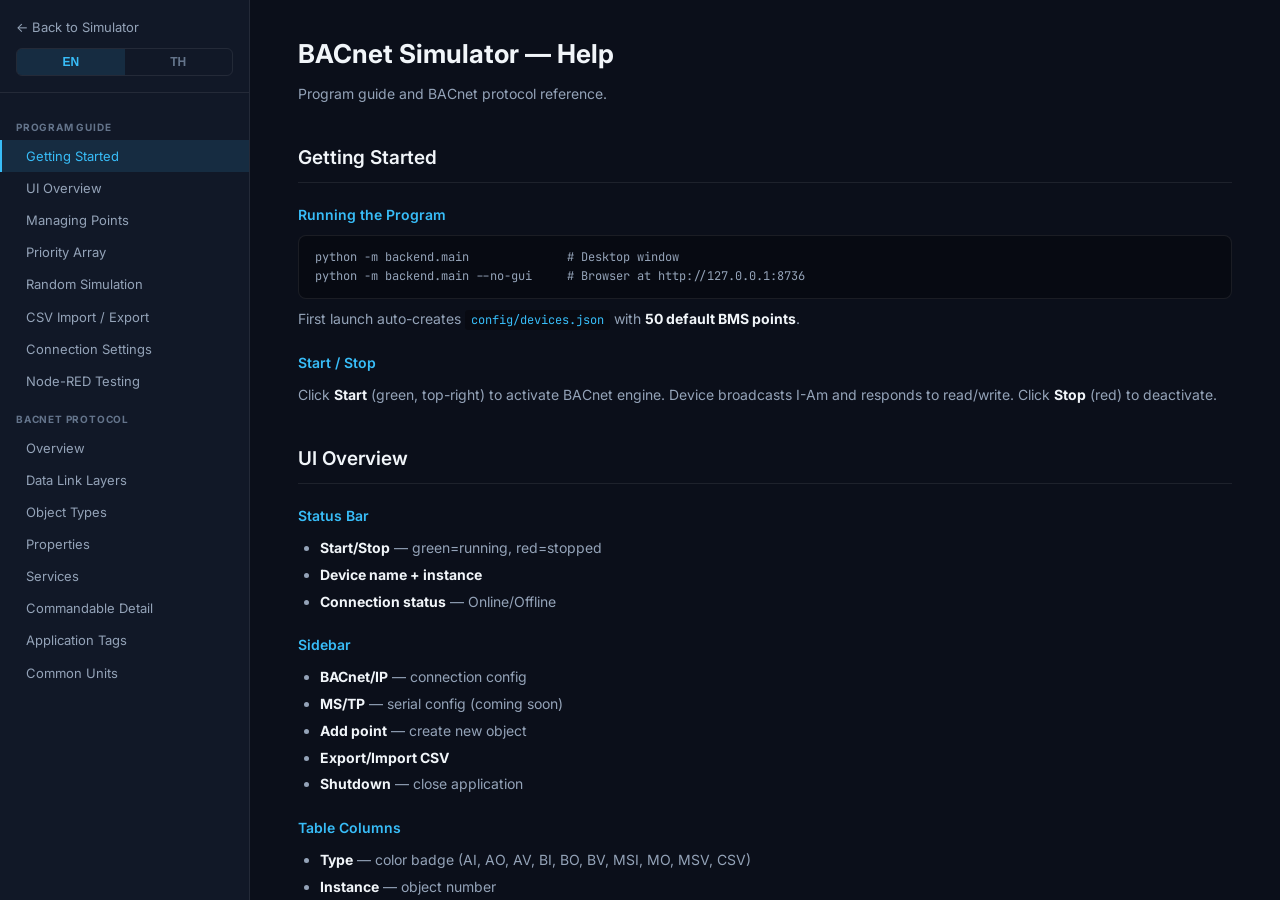
<file: frontend/help.html>
<!DOCTYPE html>
<html lang="en">
<head>
<meta charset="UTF-8">
<meta name="viewport" content="width=device-width, initial-scale=1.0">
<title>Help — BACnet Simulator</title>
<link rel="preconnect" href="https://fonts.googleapis.com">
<link href="https://fonts.googleapis.com/css2?family=Inter:wght@400;500;600;700&family=JetBrains+Mono:wght@400;500&display=swap" rel="stylesheet">
<style>
:root{--bg:#0B0F1A;--bg2:#111827;--accent:#38BDF8;--accent-dim:rgba(56,189,248,0.12);--green:#34D399;--yellow:#FBBF24;--red:#F87171;--t1:#F1F5F9;--t2:#94A3B8;--t3:#64748B;--border:rgba(255,255,255,0.08);--font:'Inter',system-ui,sans-serif;--mono:'JetBrains Mono',monospace;--sw:250px}
*{margin:0;padding:0;box-sizing:border-box}
body{font-family:var(--font);font-size:14px;line-height:1.7;color:var(--t1);background:var(--bg);display:flex;height:100vh;overflow:hidden}
.side{width:var(--sw);min-width:var(--sw);background:var(--bg2);border-right:1px solid var(--border);display:flex;flex-direction:column}
.side-top{padding:16px;border-bottom:1px solid var(--border);display:flex;flex-direction:column;gap:10px}
.side-top a{color:var(--t2);text-decoration:none;font-size:13px;display:flex;align-items:center;gap:6px}
.side-top a:hover{color:var(--accent)}
.lang-toggle{display:flex;border:1px solid var(--border);border-radius:6px;overflow:hidden}
.lang-btn{flex:1;padding:6px 0;text-align:center;font-size:12px;font-weight:600;cursor:pointer;background:transparent;border:none;color:var(--t3);transition:all .15s}
.lang-btn.active{background:var(--accent-dim);color:var(--accent)}
.side-nav{flex:1;overflow-y:auto;padding:12px 0}
.nav-grp{padding:8px 16px 4px;font-size:10px;font-weight:700;text-transform:uppercase;letter-spacing:.08em;color:var(--t3);margin-top:6px}
.nav-a{display:block;padding:5px 16px 5px 24px;font-size:13px;color:var(--t2);text-decoration:none;border-left:2px solid transparent;transition:all .1s}
.nav-a:hover{color:var(--t1);background:rgba(255,255,255,.03)}
.nav-a.active{color:var(--accent);border-left-color:var(--accent);background:var(--accent-dim)}
.ct{flex:1;overflow-y:auto;padding:32px 48px 80px;scroll-behavior:smooth}
.ct h1{font-size:26px;font-weight:700;margin-bottom:6px}
.ct h2{font-size:19px;font-weight:600;margin:36px 0 14px;padding-bottom:8px;border-bottom:1px solid var(--border)}
.ct h3{font-size:14px;font-weight:600;margin:20px 0 8px;color:var(--accent)}
.ct p{margin:6px 0;color:var(--t2)}
.ct ul,.ct ol{margin:6px 0 6px 22px;color:var(--t2)}
.ct li{margin:3px 0}
.ct strong{color:var(--t1)}
.ct code{font-family:var(--mono);font-size:12px;background:rgba(0,0,0,.3);padding:2px 6px;border-radius:3px;color:var(--accent)}
.ct pre{background:rgba(0,0,0,.3);border:1px solid var(--border);border-radius:8px;padding:12px 16px;margin:8px 0;overflow-x:auto;font-family:var(--mono);font-size:12px;line-height:1.6;color:var(--t2)}
table{width:100%;border-collapse:collapse;margin:10px 0;font-size:13px}
th{text-align:left;padding:7px 10px;background:var(--bg2);color:var(--t3);font-size:11px;text-transform:uppercase;letter-spacing:.04em;border-bottom:1px solid var(--border)}
td{padding:6px 10px;border-bottom:1px solid rgba(255,255,255,.04);color:var(--t2)}
td:first-child{color:var(--t1);font-family:var(--mono);font-size:12px}
.tg{display:inline-block;padding:1px 6px;border-radius:3px;font-size:11px;font-weight:600;font-family:var(--mono)}
.tg-r{background:rgba(56,189,248,.1);color:#7DD3FC}
.tg-w{background:rgba(52,211,153,.1);color:#6EE7B7}
.tg-c{background:rgba(251,191,36,.1);color:#FCD34D}
.tg-ro{background:rgba(248,113,113,.1);color:#FCA5A5}
.note{background:rgba(56,189,248,.06);border:1px solid rgba(56,189,248,.15);border-radius:8px;padding:10px 14px;margin:10px 0;font-size:13px;color:var(--t2)}
.note strong{color:var(--accent)}
.pa-demo{display:grid;grid-template-columns:repeat(4,1fr);gap:3px;margin:8px 0;max-width:360px}
.pa-demo span{background:rgba(0,0,0,.2);border:1px solid var(--border);border-radius:4px;padding:3px;text-align:center;font-family:var(--mono);font-size:11px;color:var(--t3)}
.pa-demo span.on{color:var(--accent);border-color:rgba(56,189,248,.3);background:rgba(56,189,248,.06)}
[data-l]{display:none}[data-l].v{display:block}
::-webkit-scrollbar{width:6px}::-webkit-scrollbar-track{background:transparent}::-webkit-scrollbar-thumb{background:rgba(255,255,255,.1);border-radius:3px}
@media(max-width:768px){.side{display:none}.ct{padding:20px}}
</style>
</head>
<body>
<aside class="side">
<div class="side-top">
<a href="/">&#8592; Back to Simulator</a>
<div class="lang-toggle"><button class="lang-btn active" onclick="L('en')">EN</button><button class="lang-btn" onclick="L('th')">TH</button></div>
</div>
<nav class="side-nav">
<div class="nav-grp" data-l="en">Program Guide</div><div class="nav-grp" data-l="th">คู่มือใช้งาน</div>
<a class="nav-a" href="#start" data-l="en">Getting Started</a><a class="nav-a" href="#start-t" data-l="th">เริ่มต้นใช้งาน</a>
<a class="nav-a" href="#ui" data-l="en">UI Overview</a><a class="nav-a" href="#ui-t" data-l="th">ภาพรวม UI</a>
<a class="nav-a" href="#points" data-l="en">Managing Points</a><a class="nav-a" href="#points-t" data-l="th">จัดการ Points</a>
<a class="nav-a" href="#priority" data-l="en">Priority Array</a><a class="nav-a" href="#priority-t" data-l="th">Priority Array</a>
<a class="nav-a" href="#random" data-l="en">Random Simulation</a><a class="nav-a" href="#random-t" data-l="th">สุ่มค่าอัตโนมัติ</a>
<a class="nav-a" href="#csv" data-l="en">CSV Import / Export</a><a class="nav-a" href="#csv-t" data-l="th">CSV Import / Export</a>
<a class="nav-a" href="#conn" data-l="en">Connection Settings</a><a class="nav-a" href="#conn-t" data-l="th">ตั้งค่า Connection</a>
<a class="nav-a" href="#nr" data-l="en">Node-RED Testing</a><a class="nav-a" href="#nr-t" data-l="th">ทดสอบ Node-RED</a>
<div class="nav-grp" data-l="en">BACnet Protocol</div><div class="nav-grp" data-l="th">BACnet Protocol</div>
<a class="nav-a" href="#bov" data-l="en">Overview</a><a class="nav-a" href="#bov-t" data-l="th">ภาพรวม</a>
<a class="nav-a" href="#dl" data-l="en">Data Link Layers</a><a class="nav-a" href="#dl-t" data-l="th">Data Link Layers</a>
<a class="nav-a" href="#ot" data-l="en">Object Types</a><a class="nav-a" href="#ot-t" data-l="th">ชนิด Object</a>
<a class="nav-a" href="#prop" data-l="en">Properties</a><a class="nav-a" href="#prop-t" data-l="th">Properties</a>
<a class="nav-a" href="#svc" data-l="en">Services</a><a class="nav-a" href="#svc-t" data-l="th">Services</a>
<a class="nav-a" href="#cmd" data-l="en">Commandable Detail</a><a class="nav-a" href="#cmd-t" data-l="th">Commandable รายละเอียด</a>
<a class="nav-a" href="#atag" data-l="en">Application Tags</a><a class="nav-a" href="#atag-t" data-l="th">Application Tags</a>
<a class="nav-a" href="#unit" data-l="en">Common Units</a><a class="nav-a" href="#unit-t" data-l="th">หน่วยที่ใช้บ่อย</a>
</nav>
</aside>

<main class="ct" id="ct">

<!-- ==================== ENGLISH ==================== -->
<div data-l="en">
<h1>BACnet Simulator — Help</h1>
<p>Program guide and BACnet protocol reference.</p>

<h2 id="start">Getting Started</h2>
<h3>Running the Program</h3>
<pre>python -m backend.main              # Desktop window
python -m backend.main --no-gui     # Browser at http://127.0.0.1:8736</pre>
<p>First launch auto-creates <code>config/devices.json</code> with <strong>50 default BMS points</strong>.</p>
<h3>Start / Stop</h3>
<p>Click <strong>Start</strong> (green, top-right) to activate BACnet engine. Device broadcasts I-Am and responds to read/write. Click <strong>Stop</strong> (red) to deactivate.</p>

<h2 id="ui">UI Overview</h2>
<h3>Status Bar</h3>
<ul><li><strong>Start/Stop</strong> — green=running, red=stopped</li><li><strong>Device name + instance</strong></li><li><strong>Connection status</strong> — Online/Offline</li></ul>
<h3>Sidebar</h3>
<ul><li><strong>BACnet/IP</strong> — connection config</li><li><strong>MS/TP</strong> — serial config (coming soon)</li><li><strong>Add point</strong> — create new object</li><li><strong>Export/Import CSV</strong></li><li><strong>Shutdown</strong> — close application</li></ul>
<h3>Table Columns</h3>
<ul><li><strong>Type</strong> — color badge (AI, AO, AV, BI, BO, BV, MSI, MO, MSV, CSV)</li><li><strong>Instance</strong> — object number</li><li><strong>Name</strong> — hover for description</li><li><strong>Present Value</strong> — click to edit inline (dark bg = editable)</li><li><strong>Units</strong> — °C, %, kW, etc.</li><li><strong>CMD</strong> — cyan dot = commandable</li><li><strong>Actions</strong> — edit / delete</li></ul>
<h3>Filter & Search</h3>
<p>Type chips: multi-select filtering. Search: filter by name, type, or instance.</p>

<h2 id="points">Managing Points</h2>
<h3>Add</h3><p>Sidebar → <strong>Add point</strong> → fill type, instance, name, value, units. Multi-state: comma-separated state text.</p>
<h3>Edit</h3><p>Click <strong>Present Value</strong> inline (dropdown for binary/multi-state) or pencil icon for full modal.</p>
<h3>Delete</h3><p>Trash icon → confirm dialog.</p>

<h2 id="priority">Priority Array</h2>
<p>Commandable objects use 16 priority slots (P1=highest … P16=lowest).</p>
<ol><li>Highest non-NULL slot determines Present Value</li><li>All NULL → PV = Relinquish Default</li><li>Write NULL to relinquish a slot</li></ol>
<div class="pa-demo"><span>P1<br>—</span><span>P2<br>—</span><span>P3<br>—</span><span>P4<br>—</span><span>P5<br>—</span><span>P6<br>—</span><span>P7<br>—</span><span class="on">P8<br>75</span><span>P9<br>—</span><span>P10<br>—</span><span>P11<br>—</span><span>P12<br>—</span><span>P13<br>—</span><span>P14<br>—</span><span>P15<br>—</span><span>P16<br>—</span></div>
<p>↑ PV = <strong>75</strong> from P8 (Manual Operator)</p>
<table><tr><th>Slot</th><th>Name</th><th>Use</th></tr><tr><td>P1</td><td>Manual-Life Safety</td><td>Fire override</td></tr><tr><td>P2</td><td>Auto-Life Safety</td><td>Smoke control</td></tr><tr><td>P5</td><td>Critical Equipment</td><td>Equipment protection</td></tr><tr><td>P8</td><td>Manual Operator</td><td>BMS operator (most common)</td></tr><tr><td>P16</td><td>Available</td><td>Schedule / lowest</td></tr></table>

<h2 id="random">Random Simulation</h2>
<p>For analog types (AI/AO/AV). Edit modal → enable Random → set Min, Max, Interval. <strong style="color:var(--green)">Green dot</strong> = active. Values update via WebSocket real-time.</p>

<h2 id="csv">CSV Import / Export</h2>
<p><strong>Export</strong>: Save As dialog with timestamp filename.</p>
<p><strong>Import</strong>: choose mode —</p>
<table><tr><th>Mode</th><th>Behavior</th></tr><tr><td>Overwrite</td><td>Update duplicates + add new + keep others</td></tr><tr><td>Skip</td><td>Add new only</td></tr><tr><td>Replace All</td><td>Delete all then import</td></tr></table>

<h2 id="conn">Connection Settings</h2>
<table><tr><th>Setting</th><th>Default</th><th>Description</th></tr><tr><td>Interface</td><td>Auto</td><td>Network interface for broadcast</td></tr><tr><td>UDP Port</td><td>47808</td><td>BACnet standard (0xBAC0)</td></tr><tr><td>Device Instance</td><td>123456</td><td>Unique ID (0–4194302)</td></tr><tr><td>Device Name</td><td>Building.Simulator</td><td>Human-readable</td></tr><tr><td>Network Number</td><td>0</td><td>0 = local</td></tr><tr><td>APDU Timeout</td><td>3000ms</td><td>Response timeout</td></tr><tr><td>APDU Retries</td><td>3</td><td>Retry count</td></tr></table>
<p>Click <strong>Apply connection</strong> → engine restarts.</p>

<h2 id="nr">Node-RED Testing</h2>
<pre>npm install -g node-red && cd ~/.node-red && npm install node-red-contrib-bacnet</pre>
<p>Import <code>nodered_test_flows.json</code>. Set BACnet-Client port=<code>47809</code> (avoid conflict), timeout=<code>10000</code>.</p>
<div class="note"><strong>Note:</strong> Node-RED uses port 47809 to avoid conflict with simulator on 47808.</div>

<!-- BACnet Protocol -->
<h2 id="bov">BACnet Overview</h2>
<p><strong>BACnet</strong> (Building Automation and Control Networks) — ISO 16484-5 / ASHRAE 135. Protocol for HVAC, lighting, fire, access control, energy management.</p>
<h3>Core Model</h3>
<ul><li><strong>Device</strong> — one device on network, unique instance</li><li><strong>Objects</strong> — data points (sensors, commands)</li><li><strong>Properties</strong> — attributes (presentValue, objectName, units)</li><li><strong>Services</strong> — read, write, discover</li></ul>

<h2 id="dl">Data Link Layers</h2>
<table><tr><th>Type</th><th>Medium</th><th>Details</th></tr><tr><td>BACnet/IP</td><td>UDP</td><td>Port 47808, broadcast discovery, most common</td></tr><tr><td>MS/TP</td><td>RS-485</td><td>Token-passing, needs hardware adapter</td></tr><tr><td>BACnet/SC</td><td>WebSocket</td><td>Secure Connect (not in this simulator)</td></tr></table>

<h2 id="ot">Object Types</h2>
<table><tr><th>Code</th><th>Type</th><th>Short</th><th>PV Type</th><th>Access</th></tr>
<tr><td>0</td><td>Analog Input</td><td><span class="tg tg-r">AI</span></td><td>REAL</td><td><span class="tg tg-ro">Read-only</span></td></tr>
<tr><td>1</td><td>Analog Output</td><td><span class="tg tg-c">AO</span></td><td>REAL</td><td><span class="tg tg-c">Commandable</span></td></tr>
<tr><td>2</td><td>Analog Value</td><td><span class="tg tg-w">AV</span></td><td>REAL</td><td><span class="tg tg-w">Writable</span>/Cmd</td></tr>
<tr><td>3</td><td>Binary Input</td><td><span class="tg tg-r">BI</span></td><td>ENUM 0/1</td><td><span class="tg tg-ro">Read-only</span></td></tr>
<tr><td>4</td><td>Binary Output</td><td><span class="tg tg-c">BO</span></td><td>ENUM 0/1</td><td><span class="tg tg-c">Commandable</span></td></tr>
<tr><td>5</td><td>Binary Value</td><td><span class="tg tg-w">BV</span></td><td>ENUM 0/1</td><td><span class="tg tg-w">Writable</span>/Cmd</td></tr>
<tr><td>13</td><td>Multi-State Input</td><td><span class="tg tg-r">MSI</span></td><td>UINT 1+</td><td><span class="tg tg-ro">Read-only</span></td></tr>
<tr><td>14</td><td>Multi-State Output</td><td><span class="tg tg-c">MO</span></td><td>UINT 1+</td><td><span class="tg tg-c">Commandable</span></td></tr>
<tr><td>19</td><td>Multi-State Value</td><td><span class="tg tg-w">MSV</span></td><td>UINT 1+</td><td><span class="tg tg-w">Writable</span>/Cmd</td></tr>
<tr><td>40</td><td>CharacterString Value</td><td><span class="tg tg-w">CSV</span></td><td>STRING</td><td><span class="tg tg-w">Writable</span></td></tr></table>

<h2 id="prop">Key Properties</h2>
<table><tr><th>ID</th><th>Property</th><th>Description</th></tr>
<tr><td>85</td><td>presentValue</td><td>Current value — main read/write target</td></tr>
<tr><td>77</td><td>objectName</td><td>Unique name within device</td></tr>
<tr><td>75</td><td>objectIdentifier</td><td>(type, instance) pair</td></tr>
<tr><td>87</td><td>priorityArray</td><td>16 slots for commandable</td></tr>
<tr><td>104</td><td>relinquishDefault</td><td>Fallback when all priorities NULL</td></tr>
<tr><td>117</td><td>units</td><td>Engineering units (62=°C, 98=%)</td></tr>
<tr><td>81</td><td>outOfService</td><td>When true, allows write to read-only</td></tr>
<tr><td>76</td><td>objectList</td><td>Device: list of all objects</td></tr>
<tr><td>74</td><td>numberOfStates</td><td>Multi-state state count</td></tr>
<tr><td>110</td><td>stateText</td><td>Labels per state</td></tr></table>

<h2 id="svc">BACnet Services</h2>
<table><tr><th>Service</th><th>Type</th><th>Description</th></tr>
<tr><td>Who-Is / I-Am</td><td>Unconfirmed</td><td>Broadcast device discovery</td></tr>
<tr><td>ReadProperty</td><td>Confirmed</td><td>Read one property</td></tr>
<tr><td>ReadPropertyMultiple</td><td>Confirmed</td><td>Read multiple properties/objects at once</td></tr>
<tr><td>WriteProperty</td><td>Confirmed</td><td>Write value (optional priority)</td></tr>
<tr><td>SubscribeCOV</td><td>Confirmed</td><td>Change of value notifications</td></tr></table>

<h2 id="cmd">Commandable — Detail</h2>
<h3>Why WRITE_ACCESS_DENIED?</h3>
<p>Writing presentValue of commandable object without priority is rejected. Must specify priority slot.</p>
<h3>Write Flow</h3>
<ol><li>Client writes value + priority (e.g. 8)</li><li>Device stores in priority slot 8</li><li>PV recalculated from highest non-NULL</li><li>All NULL → PV = relinquish default</li></ol>
<h3>Example</h3>
<pre>All NULL, default=0      → PV=0
Write 75 at P8           → PV=75
Write 50 at P16          → PV=75 (P8 wins)
Relinquish P8 (NULL)     → PV=50 (P16)
Relinquish P16           → PV=0 (default)</pre>

<h2 id="atag">Application Tags</h2>
<table><tr><th>Tag</th><th>Type</th><th>Used For</th></tr>
<tr><td>0</td><td>Null</td><td>Relinquish priority</td></tr>
<tr><td>2</td><td>Unsigned Int</td><td>Multi-state PV (1,2,3...)</td></tr>
<tr><td>4</td><td>Real (float)</td><td>Analog PV</td></tr>
<tr><td>7</td><td>String</td><td>Text values</td></tr>
<tr><td>9</td><td>Enumerated</td><td>Binary PV (0=inactive, 1=active)</td></tr></table>

<h2 id="unit">Common Units</h2>
<table><tr><th>Code</th><th>Unit</th></tr>
<tr><td>62</td><td>°C (degrees-celsius)</td></tr>
<tr><td>64</td><td>°F (degrees-fahrenheit)</td></tr>
<tr><td>98</td><td>% (percent)</td></tr>
<tr><td>29</td><td>%RH (relative humidity)</td></tr>
<tr><td>48</td><td>kW (kilowatts)</td></tr>
<tr><td>53</td><td>V (volts)</td></tr>
<tr><td>47</td><td>A (amperes)</td></tr>
<tr><td>95</td><td>no-units</td></tr></table>
</div>

<!-- ==================== THAI ==================== -->
<div data-l="th">
<h1>BACnet Simulator — คู่มือ</h1>
<p>คู่มือการใช้งานโปรแกรมและข้อมูลอ้างอิง BACnet Protocol</p>

<h2 id="start-t">เริ่มต้นใช้งาน</h2>
<h3>การรันโปรแกรม</h3>
<pre>python -m backend.main              # หน้าต่าง Desktop
python -m backend.main --no-gui     # Browser ที่ http://127.0.0.1:8736</pre>
<p>เปิดครั้งแรก สร้าง <code>config/devices.json</code> อัตโนมัติ พร้อม <strong>50 points ตั้งต้น</strong></p>
<h3>Start / Stop</h3>
<p>กด <strong>Start</strong> (เขียว ขวาบน) เพื่อเริ่ม BACnet engine กด <strong>Stop</strong> (แดง) เพื่อหยุด</p>

<h2 id="ui-t">ภาพรวม UI</h2>
<h3>Status Bar</h3>
<ul><li><strong>Start/Stop</strong> — เขียว=ทำงาน แดง=หยุด</li><li><strong>ชื่อ + instance</strong></li><li><strong>สถานะเชื่อมต่อ</strong></li></ul>
<h3>Sidebar</h3>
<ul><li><strong>BACnet/IP</strong> — ตั้งค่า connection</li><li><strong>MS/TP</strong> — ตั้งค่า serial (ยังไม่รองรับ)</li><li><strong>Add point</strong> — สร้าง object ใหม่</li><li><strong>Export/Import CSV</strong></li><li><strong>Shutdown</strong> — ปิดโปรแกรม</li></ul>
<h3>คอลัมน์ตาราง</h3>
<ul><li><strong>Type</strong> — badge สี (AI, AO, AV, BI, BO, BV, MSI, MO, MSV, CSV)</li><li><strong>Instance</strong> — หมายเลข</li><li><strong>Name</strong> — ชื่อ (hover เห็น description)</li><li><strong>Present Value</strong> — คลิกแก้ได้ (พื้นสีเข้ม = แก้ได้)</li><li><strong>Units</strong> — หน่วยวัด</li><li><strong>CMD</strong> — จุดฟ้า = commandable</li><li><strong>Actions</strong> — แก้ไข / ลบ</li></ul>
<h3>Filter & Search</h3>
<p>Type chips เลือกได้หลายอัน ช่องค้นหากรองตามชื่อ ชนิด หรือ instance</p>

<h2 id="points-t">จัดการ Points</h2>
<h3>เพิ่ม</h3><p>กด <strong>Add point</strong> → เลือก type, instance, ชื่อ, ค่า, หน่วย Multi-state ใส่ state text คั่นจุลภาค</p>
<h3>แก้ไข</h3><p>คลิก <strong>Present Value</strong> ในตาราง (dropdown สำหรับ binary/multi-state) หรือกดไอคอนดินสอ</p>
<h3>ลบ</h3><p>กดไอคอนถังขยะ → ยืนยัน</p>

<h2 id="priority-t">Priority Array</h2>
<p>Commandable objects ใช้ 16 priority slots (P1=สำคัญสุด … P16=ต่ำสุด)</p>
<ol><li>ช่องสำคัญสุดที่ไม่ NULL กำหนด Present Value</li><li>ทุกช่อง NULL → PV = Relinquish Default</li><li>เขียน NULL เพื่อ relinquish</li></ol>
<div class="pa-demo"><span>P1<br>—</span><span>P2<br>—</span><span>P3<br>—</span><span>P4<br>—</span><span>P5<br>—</span><span>P6<br>—</span><span>P7<br>—</span><span class="on">P8<br>75</span><span>P9<br>—</span><span>P10<br>—</span><span>P11<br>—</span><span>P12<br>—</span><span>P13<br>—</span><span>P14<br>—</span><span>P15<br>—</span><span>P16<br>—</span></div>
<p>↑ PV = <strong>75</strong> จาก P8 (Manual Operator)</p>
<table><tr><th>ช่อง</th><th>ชื่อ</th><th>ใช้ทำอะไร</th></tr><tr><td>P1</td><td>Manual-Life Safety</td><td>ระบบดับเพลิงสั่ง</td></tr><tr><td>P2</td><td>Auto-Life Safety</td><td>ควบคุมควัน</td></tr><tr><td>P5</td><td>Critical Equipment</td><td>ป้องกันอุปกรณ์</td></tr><tr><td>P8</td><td>Manual Operator</td><td>ผู้ควบคุม BMS (ใช้บ่อยสุด)</td></tr><tr><td>P16</td><td>Available</td><td>ตารางเวลา / ต่ำสุด</td></tr></table>

<h2 id="random-t">สุ่มค่าอัตโนมัติ</h2>
<p>ใช้กับ analog (AI/AO/AV) เปิดใน modal แก้ไข → Random simulation → ตั้ง Min, Max, Interval <strong style="color:var(--green)">จุดเขียว</strong> = ทำงานอยู่ ค่าเปลี่ยนผ่าน WebSocket real-time</p>

<h2 id="csv-t">CSV Import / Export</h2>
<p><strong>Export</strong>: Save As dialog ชื่อไฟล์มี timestamp</p>
<p><strong>Import</strong>: เลือก mode —</p>
<table><tr><th>Mode</th><th>พฤติกรรม</th></tr><tr><td>Overwrite</td><td>อัปเดตซ้ำ + เพิ่มใหม่ + เก่ายังอยู่</td></tr><tr><td>Skip</td><td>เพิ่มเฉพาะใหม่</td></tr><tr><td>Replace All</td><td>ลบทั้งหมดแล้ว import</td></tr></table>

<h2 id="conn-t">ตั้งค่า Connection</h2>
<table><tr><th>ค่า</th><th>Default</th><th>คำอธิบาย</th></tr><tr><td>Interface</td><td>Auto</td><td>เลือก interface สำหรับ broadcast</td></tr><tr><td>UDP Port</td><td>47808</td><td>พอร์ตมาตรฐาน BACnet</td></tr><tr><td>Device Instance</td><td>123456</td><td>เลขเฉพาะ (0–4194302)</td></tr><tr><td>Device Name</td><td>Building.Simulator</td><td>ชื่ออุปกรณ์</td></tr><tr><td>Network Number</td><td>0</td><td>0 = local</td></tr><tr><td>APDU Timeout</td><td>3000ms</td><td>เวลารอคำตอบ</td></tr><tr><td>APDU Retries</td><td>3</td><td>จำนวนส่งซ้ำ</td></tr></table>
<p>กด <strong>Apply connection</strong> → engine restart</p>

<h2 id="nr-t">ทดสอบ Node-RED</h2>
<pre>npm install -g node-red && cd ~/.node-red && npm install node-red-contrib-bacnet</pre>
<p>Import <code>nodered_test_flows.json</code> ตั้ง BACnet-Client port=<code>47809</code> timeout=<code>10000</code></p>
<div class="note"><strong>หมายเหตุ:</strong> Node-RED ต้องใช้ port 47809 ไม่ใช่ 47808 เพื่อไม่ให้ชนกับ simulator</div>

<!-- BACnet Protocol Thai -->
<h2 id="bov-t">ภาพรวม BACnet</h2>
<p><strong>BACnet</strong> (Building Automation and Control Networks) — ISO 16484-5 / ASHRAE 135 โปรโตคอลสำหรับ HVAC ไฟฟ้า ดับเพลิง access control จัดการพลังงาน</p>
<h3>โมเดลหลัก</h3>
<ul><li><strong>Device</strong> — อุปกรณ์บนเครือข่าย มี instance เฉพาะ</li><li><strong>Objects</strong> — จุดข้อมูล (เซนเซอร์ คำสั่ง)</li><li><strong>Properties</strong> — คุณสมบัติ (presentValue, objectName, units)</li><li><strong>Services</strong> — อ่าน เขียน ค้นหา</li></ul>

<h2 id="dl-t">Data Link Layers</h2>
<table><tr><th>ชนิด</th><th>สื่อ</th><th>รายละเอียด</th></tr><tr><td>BACnet/IP</td><td>UDP</td><td>Port 47808 broadcast discovery นิยมสุด</td></tr><tr><td>MS/TP</td><td>RS-485</td><td>Token-passing ต้องมี adapter</td></tr><tr><td>BACnet/SC</td><td>WebSocket</td><td>Secure Connect (ไม่ได้ implement)</td></tr></table>

<h2 id="ot-t">ชนิด Object</h2>
<table><tr><th>Code</th><th>ชนิด</th><th>ย่อ</th><th>ค่า PV</th><th>สิทธิ์</th></tr>
<tr><td>0</td><td>Analog Input</td><td><span class="tg tg-r">AI</span></td><td>REAL</td><td><span class="tg tg-ro">อ่านอย่างเดียว</span></td></tr>
<tr><td>1</td><td>Analog Output</td><td><span class="tg tg-c">AO</span></td><td>REAL</td><td><span class="tg tg-c">Commandable</span></td></tr>
<tr><td>2</td><td>Analog Value</td><td><span class="tg tg-w">AV</span></td><td>REAL</td><td><span class="tg tg-w">เขียนได้</span>/Cmd</td></tr>
<tr><td>3</td><td>Binary Input</td><td><span class="tg tg-r">BI</span></td><td>ENUM 0/1</td><td><span class="tg tg-ro">อ่านอย่างเดียว</span></td></tr>
<tr><td>4</td><td>Binary Output</td><td><span class="tg tg-c">BO</span></td><td>ENUM 0/1</td><td><span class="tg tg-c">Commandable</span></td></tr>
<tr><td>5</td><td>Binary Value</td><td><span class="tg tg-w">BV</span></td><td>ENUM 0/1</td><td><span class="tg tg-w">เขียนได้</span>/Cmd</td></tr>
<tr><td>13</td><td>Multi-State Input</td><td><span class="tg tg-r">MSI</span></td><td>UINT 1+</td><td><span class="tg tg-ro">อ่านอย่างเดียว</span></td></tr>
<tr><td>14</td><td>Multi-State Output</td><td><span class="tg tg-c">MO</span></td><td>UINT 1+</td><td><span class="tg tg-c">Commandable</span></td></tr>
<tr><td>19</td><td>Multi-State Value</td><td><span class="tg tg-w">MSV</span></td><td>UINT 1+</td><td><span class="tg tg-w">เขียนได้</span>/Cmd</td></tr>
<tr><td>40</td><td>CharacterString Value</td><td><span class="tg tg-w">CSV</span></td><td>STRING</td><td><span class="tg tg-w">เขียนได้</span></td></tr></table>

<h2 id="prop-t">Properties สำคัญ</h2>
<table><tr><th>ID</th><th>Property</th><th>คำอธิบาย</th></tr>
<tr><td>85</td><td>presentValue</td><td>ค่าปัจจุบัน — เป้าหมายหลักที่อ่าน/เขียน</td></tr>
<tr><td>77</td><td>objectName</td><td>ชื่อเฉพาะใน device</td></tr>
<tr><td>75</td><td>objectIdentifier</td><td>คู่ (type, instance)</td></tr>
<tr><td>87</td><td>priorityArray</td><td>16 ช่องสำหรับ commandable</td></tr>
<tr><td>104</td><td>relinquishDefault</td><td>ค่า fallback เมื่อ priority ว่างหมด</td></tr>
<tr><td>117</td><td>units</td><td>หน่วยวัด (62=°C, 98=%)</td></tr>
<tr><td>81</td><td>outOfService</td><td>true = เขียน read-only ได้</td></tr>
<tr><td>76</td><td>objectList</td><td>รายการ object ทั้งหมดของ Device</td></tr>
<tr><td>74</td><td>numberOfStates</td><td>จำนวน state สำหรับ multi-state</td></tr>
<tr><td>110</td><td>stateText</td><td>ชื่อแต่ละ state</td></tr></table>

<h2 id="svc-t">BACnet Services</h2>
<table><tr><th>Service</th><th>ประเภท</th><th>คำอธิบาย</th></tr>
<tr><td>Who-Is / I-Am</td><td>Unconfirmed</td><td>ค้นหาอุปกรณ์ผ่าน broadcast</td></tr>
<tr><td>ReadProperty</td><td>Confirmed</td><td>อ่าน property เดียว</td></tr>
<tr><td>ReadPropertyMultiple</td><td>Confirmed</td><td>อ่านหลาย property/object ในครั้งเดียว</td></tr>
<tr><td>WriteProperty</td><td>Confirmed</td><td>เขียนค่า (ระบุ priority ได้)</td></tr>
<tr><td>SubscribeCOV</td><td>Confirmed</td><td>แจ้งเตือนเมื่อค่าเปลี่ยน</td></tr></table>

<h2 id="cmd-t">Commandable — รายละเอียด</h2>
<h3>ทำไมได้ WRITE_ACCESS_DENIED?</h3>
<p>เขียน presentValue ของ commandable object โดยไม่ระบุ priority จะถูกปฏิเสธ ต้องระบุ priority slot</p>
<h3>ขั้นตอนเขียน</h3>
<ol><li>Client เขียนค่า + priority (เช่น 8)</li><li>อุปกรณ์เก็บใน priority slot 8</li><li>คำนวณ PV จากช่องสำคัญสุดที่ไม่ NULL</li><li>ทุกช่อง NULL → PV = relinquish default</li></ol>
<h3>ตัวอย่าง</h3>
<pre>ทุกช่องว่าง default=0       → PV=0
เขียน 75 ที่ P8             → PV=75
เขียน 50 ที่ P16            → PV=75 (P8 ชนะ)
Relinquish P8 (NULL)        → PV=50 (P16)
Relinquish P16              → PV=0 (default)</pre>

<h2 id="atag-t">Application Tags</h2>
<table><tr><th>Tag</th><th>ชนิด</th><th>ใช้กับ</th></tr>
<tr><td>0</td><td>Null</td><td>Relinquish (คืน priority)</td></tr>
<tr><td>2</td><td>Unsigned Int</td><td>Multi-state PV (1,2,3...)</td></tr>
<tr><td>4</td><td>Real (float)</td><td>Analog PV</td></tr>
<tr><td>7</td><td>String</td><td>ค่าข้อความ</td></tr>
<tr><td>9</td><td>Enumerated</td><td>Binary PV (0=inactive, 1=active)</td></tr></table>

<h2 id="unit-t">หน่วยที่ใช้บ่อย</h2>
<table><tr><th>Code</th><th>หน่วย</th></tr>
<tr><td>62</td><td>°C (องศาเซลเซียส)</td></tr>
<tr><td>64</td><td>°F (ฟาเรนไฮต์)</td></tr>
<tr><td>98</td><td>% (เปอร์เซ็นต์)</td></tr>
<tr><td>29</td><td>%RH (ความชื้นสัมพัทธ์)</td></tr>
<tr><td>48</td><td>kW (กิโลวัตต์)</td></tr>
<tr><td>53</td><td>V (โวลต์)</td></tr>
<tr><td>47</td><td>A (แอมแปร์)</td></tr>
<tr><td>95</td><td>ไม่มีหน่วย</td></tr></table>
</div>

</main>

<script>
let cl=localStorage.getItem('help-lang')||'en';
function L(l){cl=l;localStorage.setItem('help-lang',l);document.querySelectorAll('[data-l]').forEach(e=>e.classList.toggle('v',e.dataset.l===l));document.querySelectorAll('.lang-btn').forEach(b=>b.classList.toggle('active',b.textContent.trim().toLowerCase()===l))}
document.querySelectorAll('.nav-a').forEach(a=>a.addEventListener('click',e=>{e.preventDefault();const t=document.getElementById(a.getAttribute('href').substring(1));if(t)t.scrollIntoView({behavior:'smooth',block:'start'})}));
const obs=new IntersectionObserver(es=>es.forEach(e=>{if(e.isIntersecting){const id=e.target.id;document.querySelectorAll('.nav-a.v').forEach(a=>{const href=a.getAttribute('href').substring(1);a.classList.toggle('active',href===id)})}}),{root:document.getElementById('ct'),rootMargin:'-10% 0px -80% 0px'});
document.querySelectorAll('h2[id]').forEach(h=>obs.observe(h));
L(cl);
</script>
</body>
</html>
</file>
